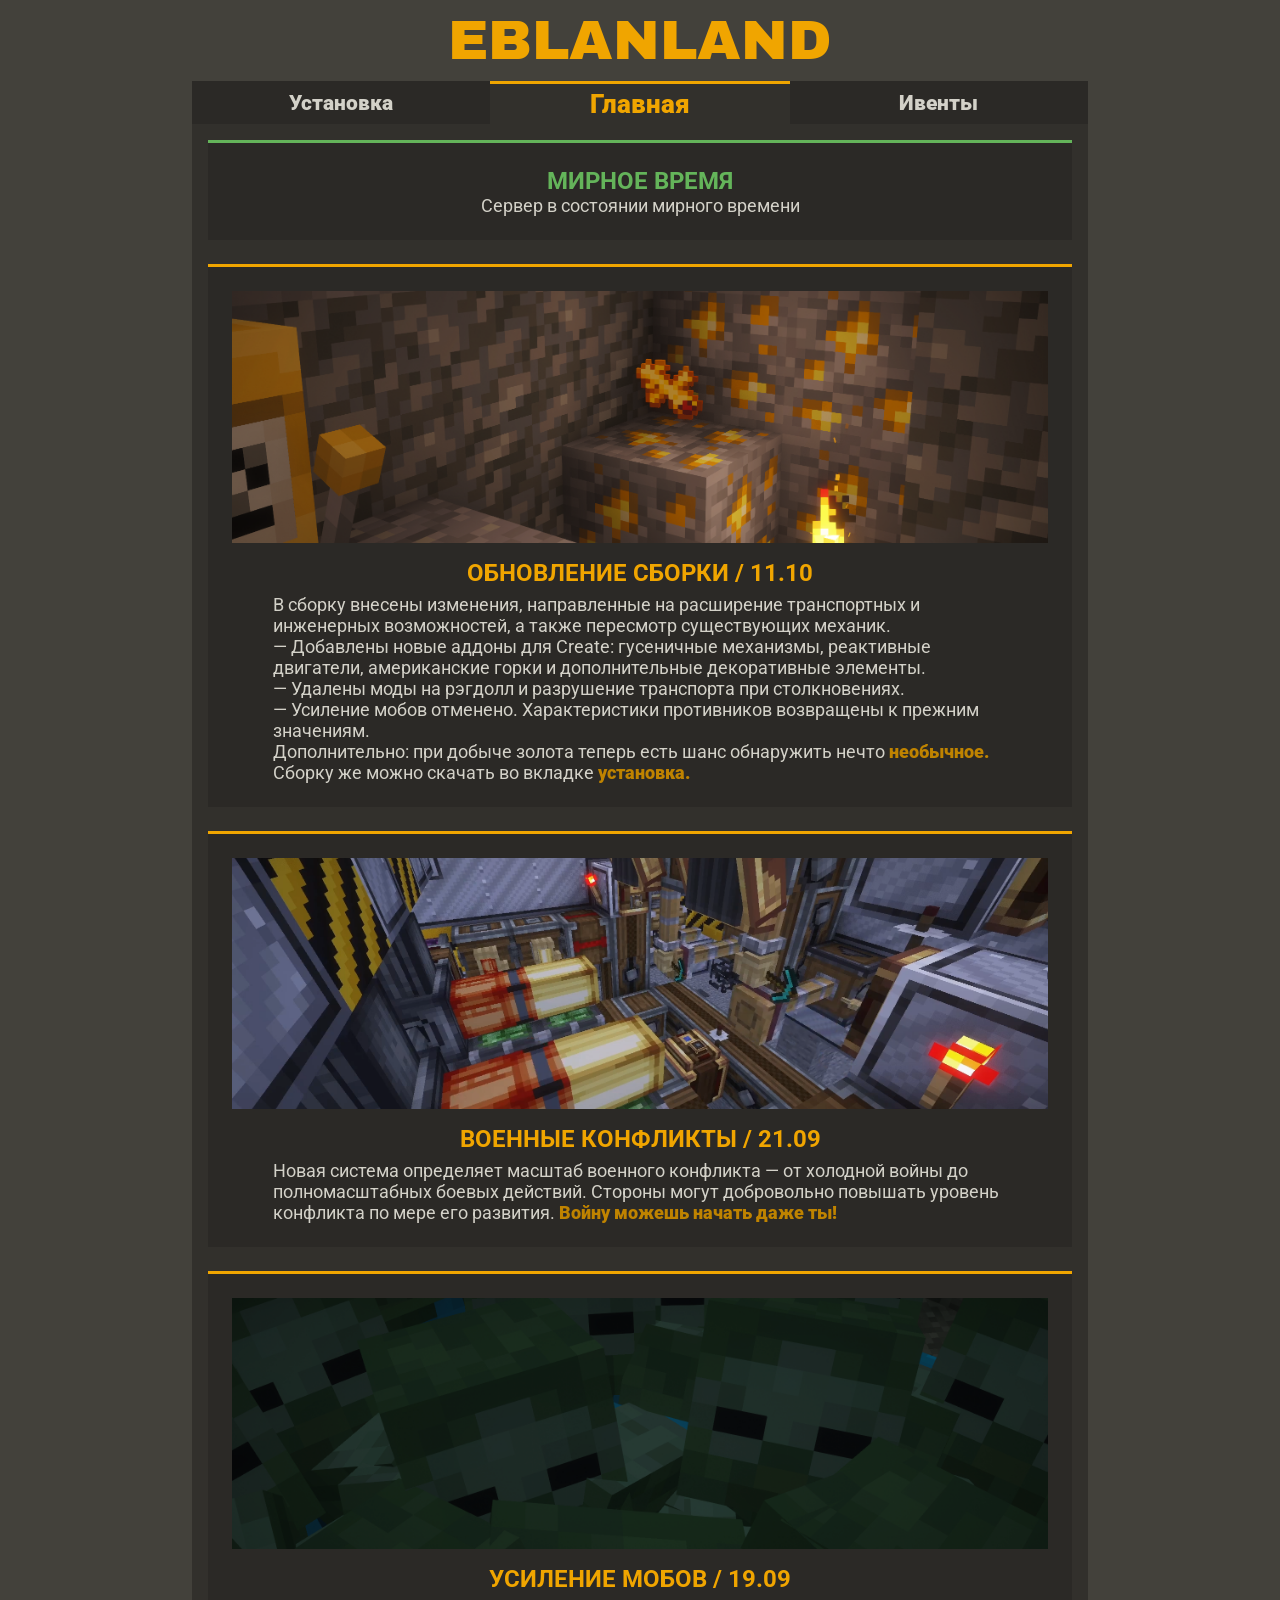
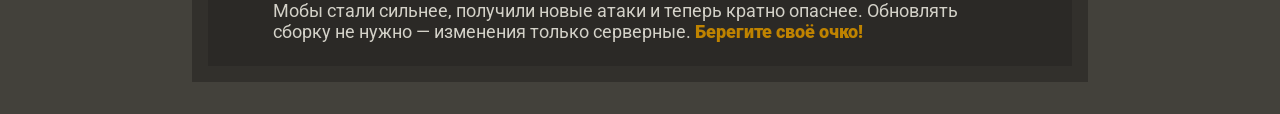
<file: index.html>
<!DOCTYPE html>
<html lang="ru">
<head>
    <meta charset="UTF-8">
    <meta name="viewport" content="width=device-width, initial-scale=1.0">
    <title>EBLANLAND</title>
    <link rel="stylesheet" href="general1.css">
    <link rel="stylesheet" href="home.css">

    <link type="image/png" sizes="32x32" rel="icon" href="img/icon.png">

    <link rel="preconnect" href="https://fonts.googleapis.com">
    <link rel="preconnect" href="https://fonts.gstatic.com" crossorigin>
    <link href="https://fonts.googleapis.com/css2?family=Archivo+Black&family=Roboto:ital,wght@0,100..900;1,100..900&display=swap" rel="stylesheet">

</head>
<body>
    <header>
        <div class="title">EBLANLAND</div>
        <nav>
            <a href="installation/install.html" class="btn">Установка</a>
            <a href="" class="btn current">Главная</a>
            <a href="ivents/ivents.html" class="btn">Ивенты</a>
        </nav>
    </header>
    <main>

        <a href="#" class="post pinned">
            <article>
                <div class="post-title">МИРНОЕ ВРЕМЯ</div>
                <div class="post-description">Сервер в состоянии мирного времени</div>
            </article>

        <a href="installation/install.html" class="post">
            <img src="./img/обнова-сборки.png" alt="золотой хуец">
            <div class="post-title">ОБНОВЛЕНИЕ СБОРКИ / 11.10</div>
            <div class="post-description">
                В сборку внесены изменения, направленные на расширение транспортных и инженерных возможностей, а также пересмотр существующих механик.<br>
                    — Добавлены новые аддоны для Create: гусеничные механизмы, реактивные двигатели, американские горки и дополнительные декоративные элементы.<br>
                    — Удалены моды на рэгдолл и разрушение транспорта при столкновениях.<br>
                    — Усиление мобов отменено. Характеристики противников возвращены к прежним значениям.<br>
                Дополнительно: при добыче золота теперь есть шанс обнаружить нечто <span>необычное.</span> Сборку же можно скачать во вкладке <span>установка.</span>
            </div>
        </a>

        <a href="ivents/pages.html/war.html" class="post">
            <img src="./img/war-ivent.png" alt="танк пиздатый крутится">
            <div class="post-title">ВОЕННЫЕ КОНФЛИКТЫ / 21.09</div>
            <div class="post-description">
                Новая система определяет масштаб военного конфликта — от холодной войны до полномасштабных боевых действий. Стороны могут добровольно повышать уровень конфликта по мере его развития. <span>Войну можешь начать даже ты!</span>
            </div>
        </a>

        <a href="pages/buff-mobs.html" class="post">
            <img src="./img/усиление-мобов.png" alt="ЗОМБДИ ДАБАЛАТОРИ">
            <div class="post-title">УСИЛЕНИЕ МОБОВ / 19.09</div>
            <div class="post-description">
                Мобы стали сильнее, получили новые атаки и теперь кратно опаснее. Обновлять сборку не нужно — изменения только серверные. <span>Берегите своё очко!</span>
            </div>
        </a>


<!--

        <a href="#" class="post pinned">
            <article>
                <div class="post-title">ТУТ ПУСТО</div>
                <div class="post-description">Тут пока пусто... :(</div>
            </article>
        </a>

        <a href="#" class="post">
            <img src="./img/выкопанный_чанк.png" alt="">
            <article>
                <div class="post-title">НА СПАВНЕ ВЫКОПАЛИ 9 ЧАНКОВ</div>
                <div class="post-description">Это произошло во время прослушивания группы ultra vomit. Два игрока (если их можно так назвать) решили что огромная дыра, застроенная обсидианом должна встречать новичков! Новички в ужасе. Правда в ужасе не от проекта, а от того, что сервак не запущен, хотя всех на него зовут. Короче, пиздец!</div>
            </article>
        </a>
-->
    </main>
</body>
</html>
</file>
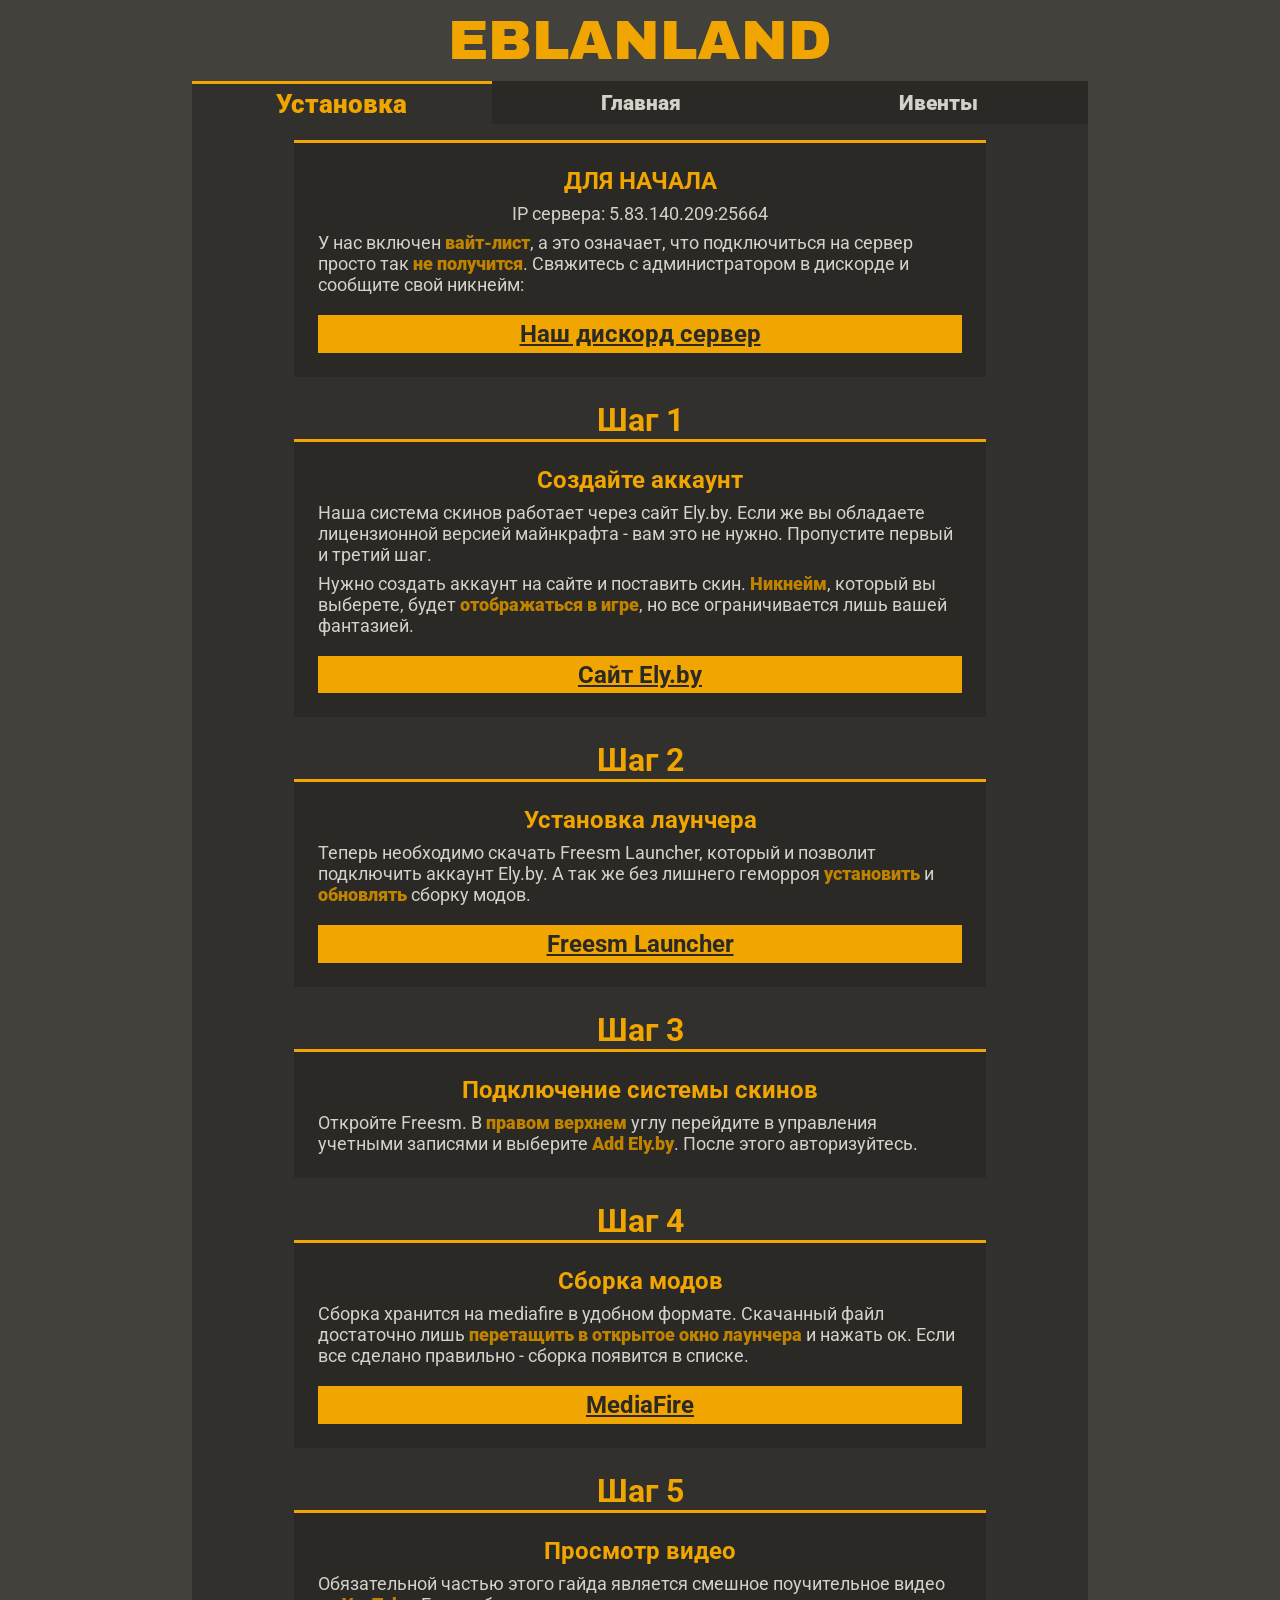
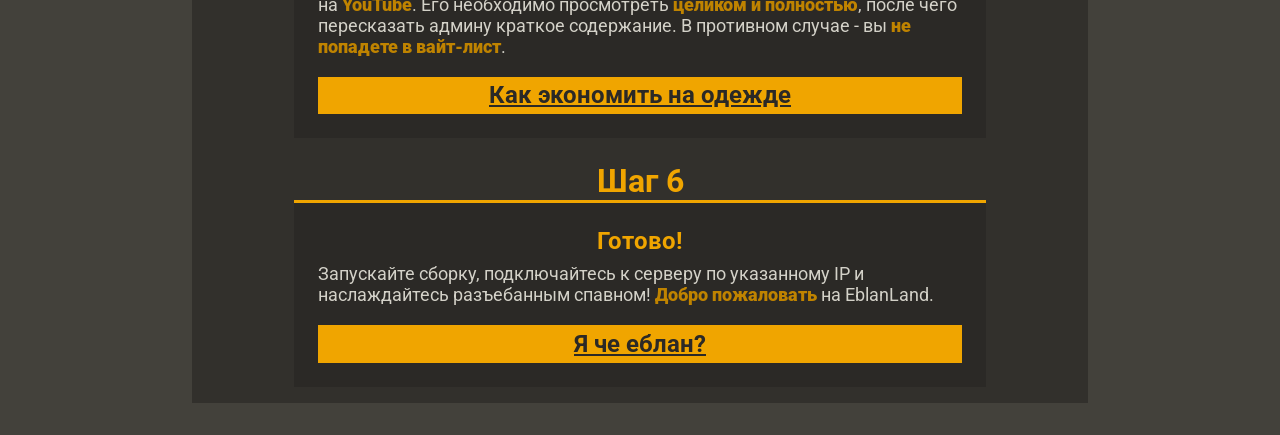
<file: installation/install.html>
<!DOCTYPE html>
<html lang="ru">
<head>
    <meta charset="UTF-8">
    <meta name="viewport" content="width=device-width, initial-scale=1.0">
    <title>EBLANLAND</title>
    <link rel="stylesheet" href="../general1.css">
    <link rel="stylesheet" href="../home.css">
    <link rel="stylesheet" href="install.css">

    <link type="image/png" sizes="32x32" rel="icon" href="../img/icon.png">

    <link rel="preconnect" href="https://fonts.googleapis.com">
    <link rel="preconnect" href="https://fonts.gstatic.com" crossorigin>
    <link href="https://fonts.googleapis.com/css2?family=Archivo+Black&family=Roboto:ital,wght@0,100..900;1,100..900&display=swap" rel="stylesheet">

</head>
<body>
    <header>
        <div class="title">EBLANLAND</div>
        <nav>
            <a href="" class="btn current">Установка</a>
            <a href="../index.html" class="btn">Главная</a>
            <a href="../ivents/ivents.html" class="btn">Ивенты</a>
        </nav>
    </header>
    <main>

        <div class="step">
            <div class="step-number"></div>
            <div href="#" class="post">
                <article>
                    <div class="post-title">ДЛЯ НАЧАЛА</div>
                    <div class="post-description">IP сервера: 5.83.140.209:25664</div>
                    <div class="post-description">У нас включен <span>вайт-лист</span>, а это означает, что подключиться на сервер просто так <span>не получится</span>. Свяжитесь с администратором в дискорде и сообщите свой никнейм:</div>
                    <a href="https://discord.gg/njx9x5mR5" target="_blank" class="step-btn">Наш дискорд сервер</a>
                </article>
            </div>
        </div>
        
        <div class="step">
            <div class="step-number">Шаг 1</div>
            <div href="#" class="post">
                <article>
                    <div class="post-title">Cоздайте аккаунт</div>
                    <div class="post-description">Наша система скинов работает через сайт Ely.by. Если же вы обладаете лицензионной версией майнкрафта - вам это не нужно. Пропустите первый и третий шаг.</div>
                    <div class="post-description">Нужно создать аккаунт на сайте и поставить скин. <span>Никнейм</span>, который вы выберете, будет <span>отображаться в игре</span>, но все ограничивается лишь вашей фантазией.</div>
                    <a href="https://ely.by/" target="_blank" class="step-btn">Сайт Ely.by</a>
                </article>
            </div>
        </div>

        <div class="step">
            <div class="step-number">Шаг 2</div>
            <div href="#" class="post">
                <article>
                    <div class="post-title">Установка лаунчера</div>
                    <div class="post-description">Теперь необходимо скачать Freesm Launcher, который и позволит подключить аккаунт Ely.by. А так же без лишнего геморроя <span>установить</span> и <span>обновлять</span> сборку модов.</div>
                    <a href="https://freesmlauncher.org/" target="_blank" class="step-btn">Freesm Launcher</a>
                </article>
            </div>
        </div>

        <div class="step">
            <div class="step-number">Шаг 3</div>
            <div href="#" class="post">
                <article>
                    <div class="post-title">Подключение системы скинов</div>
                    <div class="post-description">Откройте Freesm. В <span>правом верхнем</span> углу перейдите в управления учетными записями и выберите <span>Add Ely.by</span>. После этого авторизуйтесь.</div>
                </article>
            </div>
        </div>

        <div class="step">
            <div class="step-number">Шаг 4</div>
            <div href="#" class="post">
                <article>
                    <div class="post-title">Сборка модов</div>
                    <div class="post-description">Сборка хранится на mediafire в удобном формате. Скачанный файл достаточно лишь <span>перетащить в открытое окно лаунчера</span> и нажать ок. Если все сделано правильно - сборка появится в списке.</div>
                    <a href="https://www.mediafire.com/file/jlgnphgnfevghh7/EblanLand_Official_Update_1.zip/file" target="_blank" class="step-btn">MediaFire</a>
                </article>
            </div>
        </div>
        
        <div class="step">
            <div class="step-number">Шаг 5</div>
            <div href="#" class="post">
                <article>
                    <div class="post-title">Просмотр видео</div>
                    <div class="post-description">Обязательной частью этого гайда является смешное поучительное видео на <span>YouTube</span>. Его необходимо просмотреть <span>целиком и полностью</span>, после чего пересказать админу краткое содержание. В противном случае - вы <span>не попадете в вайт-лист</span>.</div>
                    <a href="https://www.youtube.com/watch?v=Nr1zJhtdC-E" target="_blank" class="step-btn">Как экономить на одежде</a>
                </article>
            </div>
        </div>
        
        <div class="step">
            <div class="step-number">Шаг 6</div>
            <div href="#" class="post">
                <article>
                    <div class="post-title">Готово!</div>
                    <div class="post-description">Запускайте сборку, подключайтесь к серверу по указанному IP и наслаждайтесь разъебанным спавном! <span>Добро пожаловать</span> на EblanLand.</div>
                    <a href="../index.html" class="step-btn">Я че еблан?</a>
                </article>
            </div>
        </div>
        
    </main>
</body>
</html>
</file>
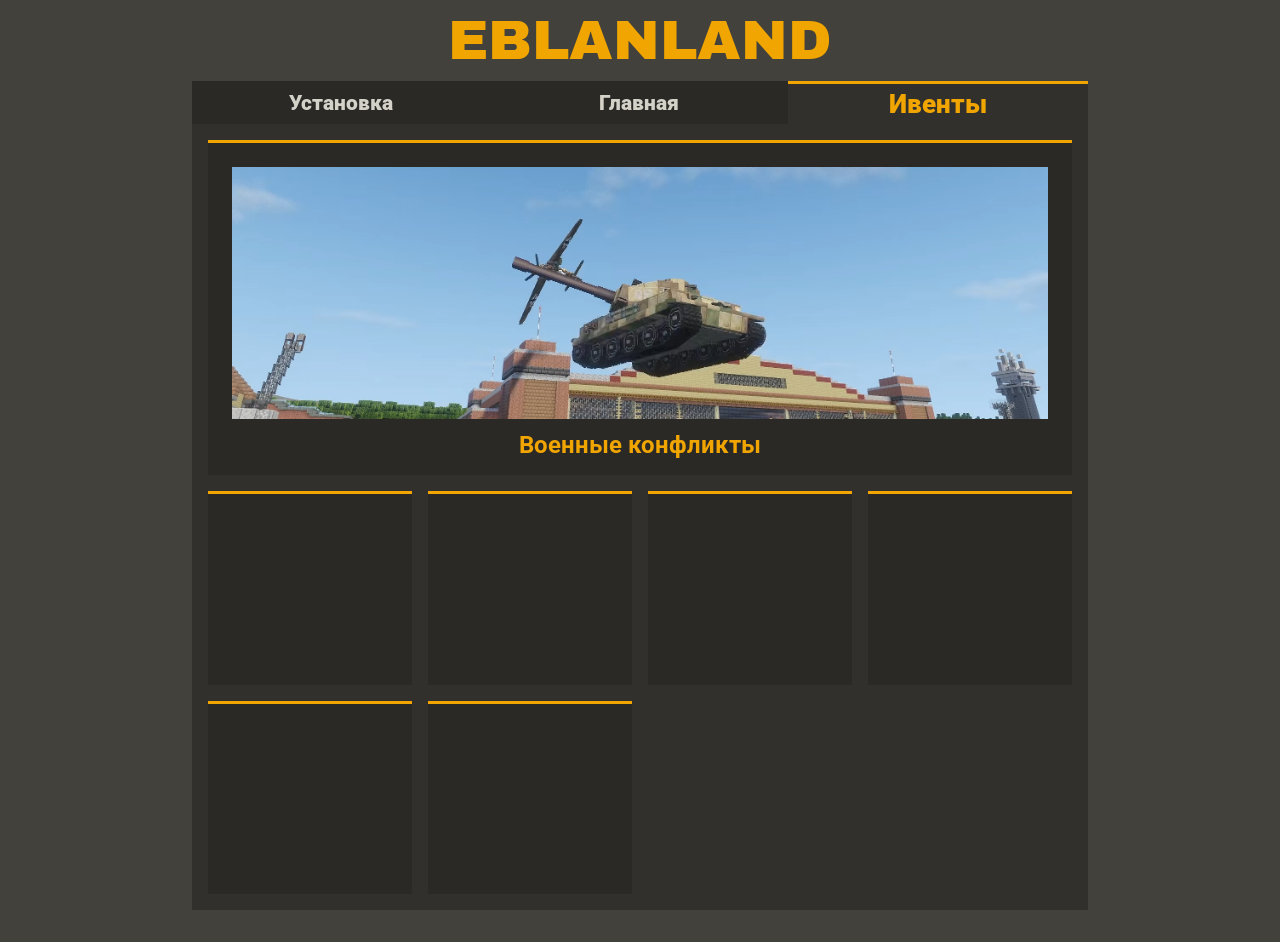
<file: ivents/ivents.html>
<!DOCTYPE html>
<html lang="ru">
<head>
    <meta charset="UTF-8">
    <meta name="viewport" content="width=device-width, initial-scale=1.0">
    <title>EBLANLAND</title>
    <link rel="stylesheet" href="../general1.css">
    <link rel="stylesheet" href="ivents.css">

    <link type="image/png" sizes="32x32" rel="icon" href="../img/icon.png">

    <link rel="preconnect" href="https://fonts.googleapis.com">
    <link rel="preconnect" href="https://fonts.gstatic.com" crossorigin>
    <link href="https://fonts.googleapis.com/css2?family=Archivo+Black&family=Roboto:ital,wght@0,100..900;1,100..900&display=swap" rel="stylesheet">

</head>
<body>
    <header>
        <div class="title">EBLANLAND</div>
        <nav>
            <a href="../installation/install.html" class="btn">Установка</a>
            <a href="../index.html" class="btn">Главная</a>
            <a href="" class="btn current">Ивенты</a>
        </nav>
    </header>
    <main>

        <a href="pages.html/war.html" class="post large">
            <img src="../img/войны.png" alt="">
            <div class="post-title">Военные конфликты</div>
        </a>

        <a href="#" class="post">
            <img src="../img/wip.png" alt="">
            <div class="post-title"></div>
        </a>

        <a href="#" class="post">
            <img src="../img/wip.png" alt="">
            <div class="post-title"></div>
        </a>

        <a href="#" class="post">
            <img src="../img/wip.png" alt="">
            <div class="post-title"></div>
        </a>

        <a href="#" class="post">
            <img src="../img/wip.png" alt="">
            <div class="post-title"></div>
        </a>

        <a href="#" class="post">
            <img src="../img/wip.png" alt="">
            <div class="post-title"></div>
        </a>

        <a href="#" class="post">
            <img src="../img/wip.png" alt="">
            <div class="post-title"></div>
        </a>

    </main>
</body>
</html>
</file>
<file: general1.css>
/*
    Как же я обожаю мороженое и делать сайты
    Шучу мороженое я не люблю
*/

* {
    margin: 0;
    padding: 0;
    box-sizing: border-box;
    font-family: roboto, sans-serif;
}

::-webkit-scrollbar { width: 0;}

:root {
    --accent: rgb(240, 165, 0);
    --accent-dark: rgb(191, 131, 0);
    --accent-bg: rgb(53, 48, 37);
    --accent-very-dark: rgb(70, 48, 0);
    --text: rgb(211, 209, 200);
    --text-dark: rgb(21, 20, 19);
    --bg: rgb(67, 65, 59);
    --bg-dark: rgb(57, 55, 50);
    --container: rgb(50, 48, 44);
    --container-dark: rgb(43, 41, 38);
}

/*
    НЕТ МЫ НЕ БУДЕМ ВЫКАПЫВАТЬ 27 ЧАНКОВ НА СПАВНЕ
*/

body {
    background-color: var(--bg);

    display: flex;
    flex-direction: column;
    align-items: center;
    min-height: 100vh;
}

header {
    display: flex;
    flex-direction: column;
    align-items: center;

    height: fit-content;
    background-color: inherit;
}

    .title {
        color: var(--accent);
        font-size: 3.5em;
        padding: 10px;
        font-family: Archivo Black, sans-serif;
    }

    nav {
        display: flex;
        justify-content: space-evenly;
        width: 70vw;
        font-weight: 900;
    }

    .btn {
        background-color: var(--container-dark);
        color: var(--text);
        padding: 0.2em;
        flex: 1;
        text-decoration: none;
        font-size: 1.3em;

        display: flex;
        justify-content: center;
        align-items: center;
    }

    .current {
        color: var(--accent);
        background-color: var(--container);
        font-size: 1.6em;
        border-top: 3px solid var(--accent);
    }

main {
    background-color: var(--container);
    flex: 1;

    width: 70vw;
    margin-bottom: 2em;
}

span {
    color: var(--accent-dark);
    font-weight: 900;
}

/*
    С айфона сайт не смотреть сука!!!
*/

@media (max-width: 900px) {
    
    .title {
        font-size: 3.0em
    }

    nav {
        width: 100vw;
    }

    .btn {
        font-size: 1.3em
    }

    .current {
        font-size: 1.5em;
    }

    main {
        width: 100vw;
    }
}

/*
    Отдамся за две бочки нефти богатому папочке 
    который живет у месторождения нефти
*/

@media (min-width: 900px) {
    .btn:hover {
    text-decoration: underline;
    color: white;
    transition: 0.3s;
    }

    .current:hover {
        color: var(--accent-dark);
        border-top: 3px solid var(--accent-dark);
        text-decoration: none;
        transition: 0.3s;
    }
}

 .title:hover {
    rotate: 180deg;
    cursor: default;
}
</file>
<file: home.css>
:root {
/* Мир */
--status-peace: rgb(100, 180, 90);

/* Холодная война */
--status-cold-war: rgb(70, 145, 200);

/* Горячая война */
--status-hot-war: rgb(220, 120, 40);

/* Полномасштабная война */
--status-total-war: rgb(210, 55, 45);
}

main {
    display: flex;
    flex-direction: column;
    align-items: center;
    gap: 1.5em;

    padding: 1em;
}

.post {
    text-decoration: none;
    width: 100%;
    background-color: var(--container-dark);
    border-top: 3px solid var(--accent);
    padding: 1.5em;

    display: flex;
    flex-direction: column;
    align-items: center;

    gap: 1em;
}

    .post img {
        width: 100%;
    }

    .post-title {
        font-weight: 700;
        font-size: 1.5em;
        color: var(--accent);
        text-align: center;
    }

    .post-description {
        color: var(--text);
        font-size: 1.15em;
        font-weight: 400;
        max-width: 90%;
        align-self: center;
        margin-top: -0.5em;
    }

    .pinned {
        width: 100%;
        border-top: 3px solid var(--status-peace);
    }

    .pinned .post-title{
        color: var(--status-peace);
    }
    
    .pinned .post-description {
        max-width: 100%;
        margin-top: 0;
    }

/*
    Еще раз. Это произошло во время прослушивания группы ultra vomit
*/

@media (max-width: 900px) {
    main {
        padding: 1em 0;
    }

    .post {
        width: 100vw;
        padding: 1em;
    }

    .post-title {
        font-size: 1.3em;
    }

    .post-description {
        font-size: 1.1em;
        max-width: 100%;
    }
}

/*
    И ВРЕМЕНИ БОЛЬШЕ НЕ БУДЕТ И ВРЕМЕНИ БОЛЬШЕ НЕ БУДЕТ И ВРЕМЕНИ БОЛЬШЕ НЕ БУДЕТ
*/

@media (min-width: 900px) {
    .post:hover {
        background-color: var(--bg-dark);
        transition: 0.3s;
    }
}
</file>
<file: installation/install.css>
.step {
    display: flex;
    flex-direction: column;
    align-items: center;
}

.step-number {
    color: var(--accent);
    font-weight: 700;
    font-size: 2em;
    text-align: center;
}

.post-title {
    align-self: center;
}

.post {
    width: 80%;
}    

.post-description {
    max-width: 100%;
    margin-top: 0;
}

article {
    display: flex;
    flex-direction: column;
    gap: 0.5em;
}

.step-btn {
    background-color: var(--accent);
    font-size: 1.5em;
    align-self: center;
    text-align: center;
    color: var(--container-dark);
    padding: 0.2em;
    width: 100%;
    font-weight: 700;
    margin-top: 0.5em;
}

.step-btn:hover {
    cursor: pointer;
}

.post:hover {
    cursor: default;
}

@media (max-width: 900px) {
    .step-btn {
        font-size: 1.2em;
    }

    .post {
        width: 100%;
    }    
}
</file>
<file: ivents/ivents.css>
main {
    padding: 1em;
    gap: 1em;

    display: grid;
    grid-template-columns: repeat(4, 1fr);
    grid-column: 1fr;
}

.post {
    text-decoration: none;
    background-color: var(--container-dark);
    width: 100%;
    height: 100%;
    border-top: 3px solid var(--accent);
    padding: 1.5em;

    display: flex;
    flex-direction: column;

    gap: 0.5em;
}

    .post img {
        width: 100%;
    }

    .post-title {
        font-weight: 700;
        font-size: 1.5em;
        color: var(--accent);
        margin-top: 0.2em;
        text-align: center;
    }

    .post-description {
        color: var(--text);
        font-size: 1.3em;
        font-weight: 400;
    }

    .large {
        grid-column: 1 / -1;
        padding-bottom: 1em;
    }

@media (max-width: 900px) {
    main {
        grid-template-columns: repeat(3, 1fr);
        gap: 0.5em;
        padding: 1em 0;
    }

    .post {
        padding: 1em;
    }
}

@media (min-width: 900px) {
    .post:hover {
        background-color: var(--bg-dark);
        transition: 0.3s;
    }
}
</file>
